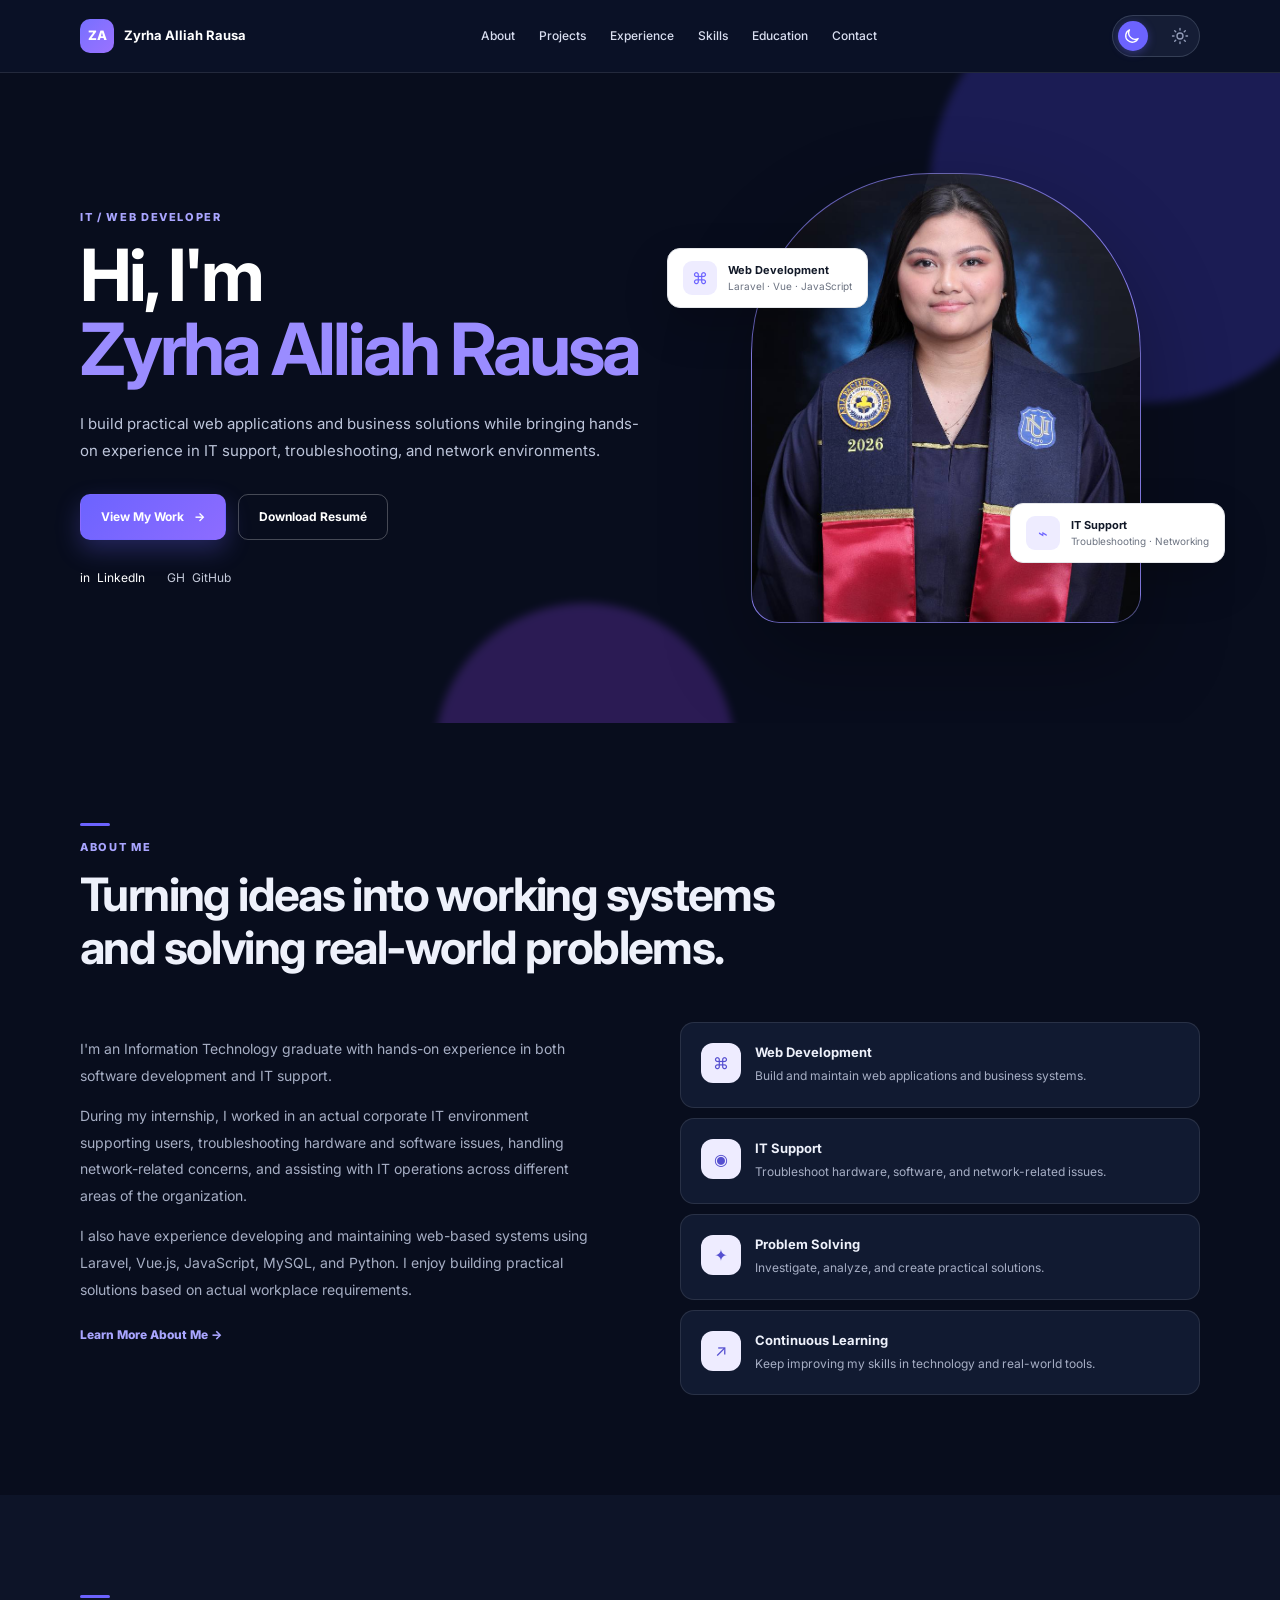
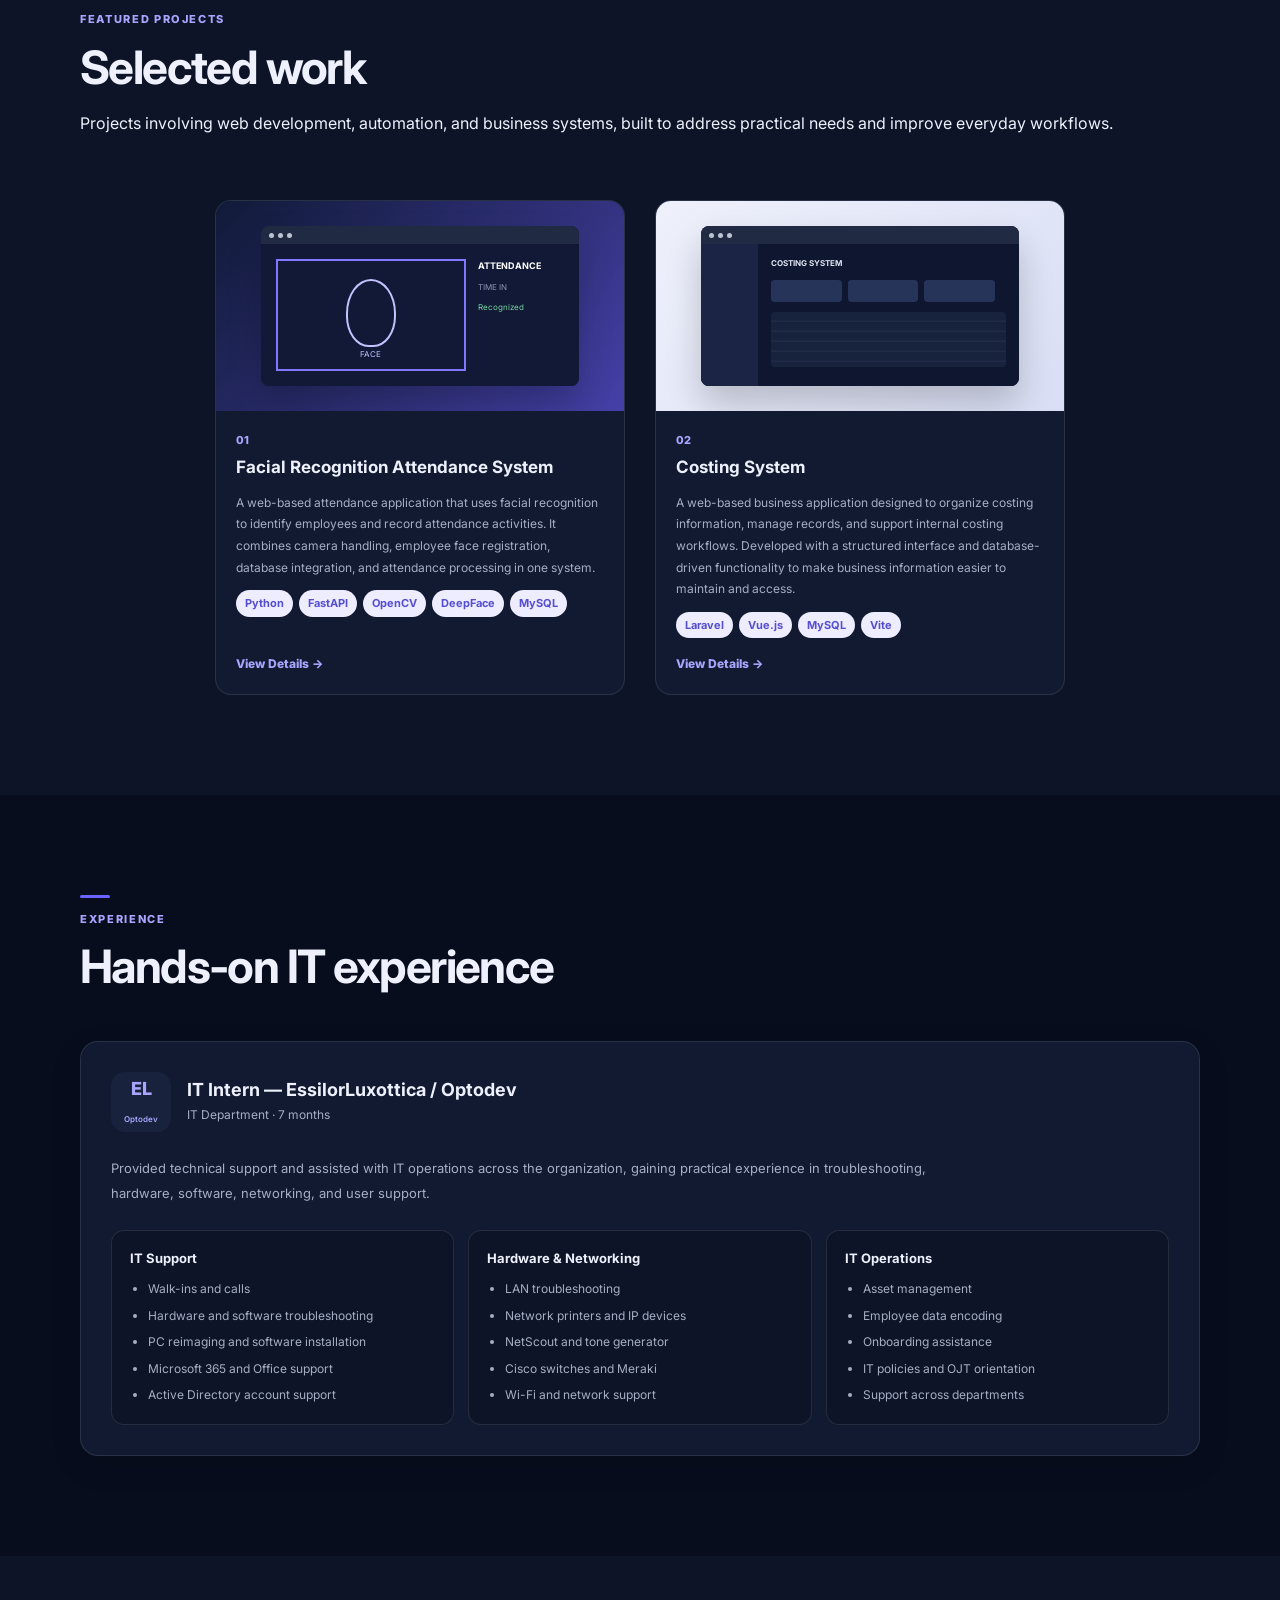
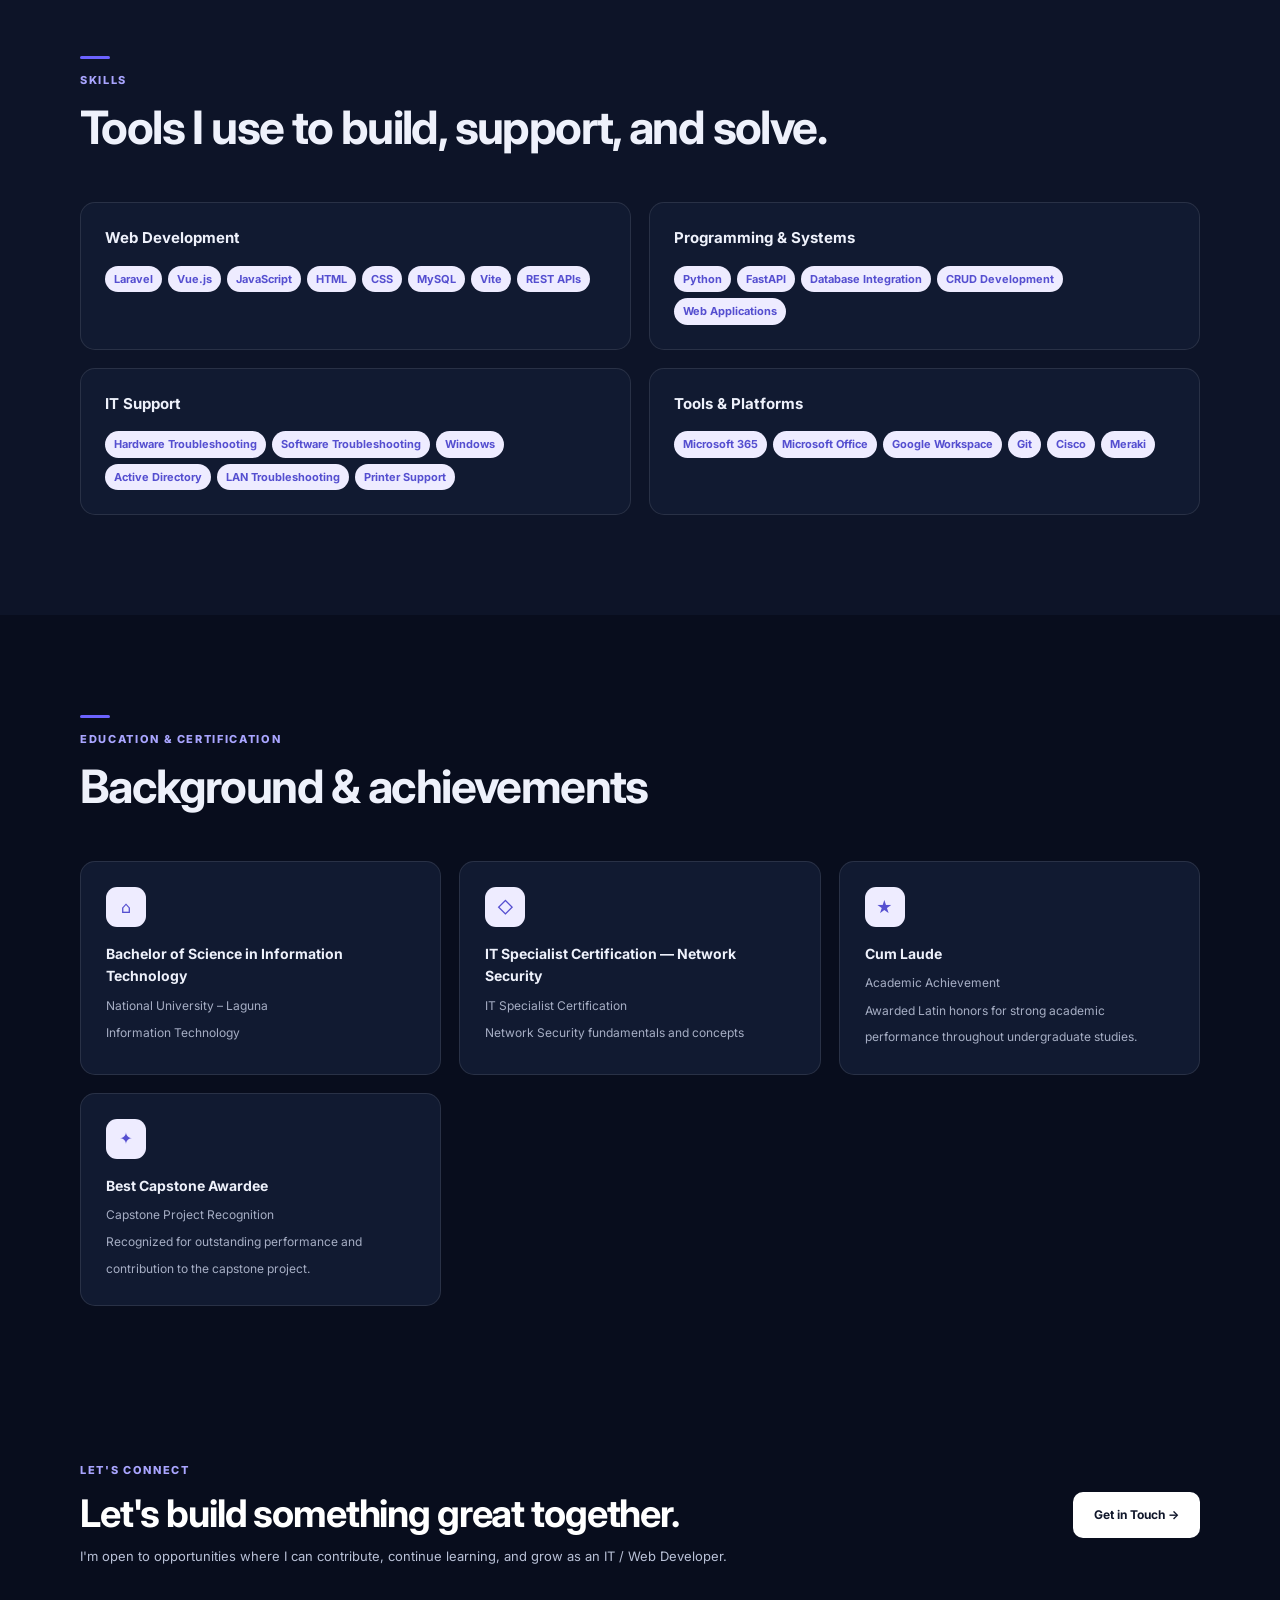
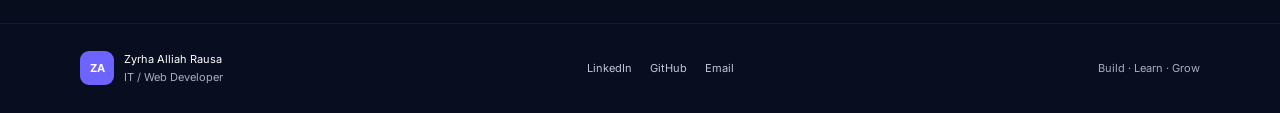
<file: index.html>
<!DOCTYPE html>
<html lang="en">

<head>
  <meta charset="UTF-8">
  <meta name="viewport" content="width=device-width, initial-scale=1.0">
  <meta name="theme-color" content="#080d1d">

  <meta
    name="description"
    content="Portfolio of Zyrha Alliah Rausa — IT / Web Developer."
  >

  <title>Zyrha Alliah Rausa | IT / Web Developer</title>

  <link rel="preconnect" href="https://fonts.googleapis.com">
  <link rel="preconnect" href="https://fonts.gstatic.com" crossorigin>

  <link
    href="https://fonts.googleapis.com/css2?family=Inter:wght@400;500;600;700;800&display=swap"
    rel="stylesheet"
  >

  <link rel="stylesheet" href="css/style.css">

  <style>
    /* Center the two remaining project cards */
    #projects .project-grid {
      display: grid;
      grid-template-columns: repeat(2, minmax(0, 1fr));
      gap: 30px;
      width: 100%;
      max-width: 850px;
      margin: 0 auto;
    }

    #projects .project-card {
      width: 100%;
      min-width: 0;
    }

    #projects .project-image {
      display: block;
      width: 100%;
    }

    /* Minimal theme switch */
    .theme-toggle {
      display: inline-flex;
      align-items: center;
      justify-content: space-between;
      gap: 7px;
      flex-shrink: 0;
      width: 88px;
      height: 42px;
      padding: 5px 7px;
      border: 1px solid rgba(148, 163, 184, 0.25);
      border-radius: 999px;
      background: #151d35;
      color: #aeb8d2;
      cursor: pointer;
      position: relative;
      transition:
        background 0.3s ease,
        border-color 0.3s ease,
        box-shadow 0.3s ease;
    }

    .theme-toggle:hover {
      border-color: #6c63ff;
      box-shadow: 0 0 0 3px rgba(108, 99, 255, 0.12);
    }

    .theme-icon {
      display: flex;
      align-items: center;
      justify-content: center;
      width: 24px;
      height: 24px;
      z-index: 1;
      transition: color 0.3s ease;
    }

    .theme-icon svg {
      display: block;
      width: 18px;
      height: 18px;
    }

    .theme-moon {
      color: #ffffff;
    }

    .theme-sun {
      color: #929bb7;
    }

    .theme-track {
      position: absolute;
      top: 5px;
      left: 5px;
      width: 30px;
      height: 30px;
      border-radius: 50%;
      background: #6c63ff;
      box-shadow: 0 2px 8px rgba(108, 99, 255, 0.35);
      transition:
        left 0.3s ease,
        background 0.3s ease;
    }

    .theme-toggle:focus-visible {
      outline: 2px solid #6c63ff;
      outline-offset: 4px;
    }

    /* Light mode switch appearance */
    body.light .theme-toggle {
      background: #edf0fa;
      border-color: #d7dced;
    }

    body.light .theme-track {
      left: 51px;
      background: #6c63ff;
    }

    body.light .theme-moon {
      color: #929bb7;
    }

    body.light .theme-sun {
      color: #ffffff;
    }

    @media (max-width: 700px) {
      #projects .project-grid {
        grid-template-columns: minmax(0, 1fr);
        max-width: 450px;
        gap: 25px;
      }

      .theme-toggle {
        width: 82px;
        height: 38px;
      }

      .theme-track {
        top: 4px;
        left: 4px;
        width: 28px;
        height: 28px;
      }

      body.light .theme-track {
        left: 48px;
      }

      .theme-icon {
        width: 23px;
        height: 23px;
      }
    }
  </style>
</head>

<body>

  <!-- HEADER -->
  <header class="site-header" id="top">
    <nav class="nav container">

      <a class="brand" href="#top" aria-label="Zyrha home">
        <span class="brand-mark">ZA</span>
        <span>Zyrha Alliah Rausa</span>
      </a>

      <button
        class="nav-toggle"
        type="button"
        aria-label="Open navigation"
        aria-expanded="false"
      >
        <span></span>
        <span></span>
        <span></span>
      </button>

      <div class="nav-links">
        <a href="#about">About</a>
        <a href="#projects">Projects</a>
        <a href="#experience">Experience</a>
        <a href="#skills">Skills</a>
        <a href="#education">Education</a>
        <a href="#contact">Contact</a>
      </div>

      <!-- DARK / LIGHT MODE SWITCH -->
      <button
        class="theme-toggle"
        id="themeToggle"
        type="button"
        aria-label="Switch to light mode"
        title="Switch to light mode"
        aria-pressed="false"
      >
        <span class="theme-icon theme-moon" aria-hidden="true">
          <svg viewBox="0 0 24 24" fill="none">
            <path
              d="M20.2 15.4A8.6 8.6 0 0 1 8.6 3.8 8.7 8.7 0 1 0 20.2 15.4Z"
              stroke="currentColor"
              stroke-width="1.8"
              stroke-linecap="round"
              stroke-linejoin="round"
            />
          </svg>
        </span>

        <span class="theme-track" aria-hidden="true"></span>

        <span class="theme-icon theme-sun" aria-hidden="true">
          <svg viewBox="0 0 24 24" fill="none">
            <circle
              cx="12"
              cy="12"
              r="4"
              stroke="currentColor"
              stroke-width="1.8"
            />
            <path
              d="M12 2v2M12 20v2M4.93 4.93l1.42 1.42M17.65 17.65l1.42 1.42M2 12h2M20 12h2M4.93 19.07l1.42-1.42M17.65 6.35l1.42-1.42"
              stroke="currentColor"
              stroke-width="1.8"
              stroke-linecap="round"
            />
          </svg>
        </span>
      </button>

    </nav>
  </header>

  <main>

    <!-- HERO -->
    <section class="hero section-dark">
      <div class="hero-glow glow-one"></div>
      <div class="hero-glow glow-two"></div>

      <div class="container hero-grid">

        <div class="hero-copy reveal">
          <p class="eyebrow">IT / WEB DEVELOPER</p>

          <h1>
            Hi, I'm<br>
            <span>Zyrha Alliah Rausa</span>
          </h1>

          <p class="hero-subtitle">
            I build practical web applications and business solutions while bringing
            hands-on experience in IT support, troubleshooting, and network environments.
          </p>

          <div class="hero-actions">
            <a class="btn btn-primary" href="#projects">
              View My Work <span>→</span>
            </a>

            <a
              class="btn btn-outline"
              href="assets/resume.pdf"
              target="_blank"
              rel="noopener"
            >
              Download Resumé
            </a>
          </div>

          <div class="socials">
            <a href="#" aria-label="LinkedIn">
              in <span>LinkedIn</span>
            </a>

            <a href="#" aria-label="GitHub">
              GH <span>GitHub</span>
            </a>
          </div>
        </div>

        <!-- PROFILE PHOTO -->
        <div class="hero-visual reveal">

          <div class="portrait-placeholder">
            <img
              src="assets/profile.jpg"
              alt="Zyrha Alliah Rausa"
            >
          </div>

          <div class="float-card float-card-one">
            <span class="float-icon">⌘</span>
            <div>
              <strong>Web Development</strong>
              <small>Laravel · Vue · JavaScript</small>
            </div>
          </div>

          <div class="float-card float-card-two">
            <span class="float-icon">⌁</span>
            <div>
              <strong>IT Support</strong>
              <small>Troubleshooting · Networking</small>
            </div>
          </div>

        </div>
      </div>
    </section>

    <!-- ABOUT -->
    <section class="section" id="about">
      <div class="container">

        <div class="section-heading reveal">
          <span class="section-line"></span>
          <p class="eyebrow">ABOUT ME</p>

          <h2>
            Turning ideas into working systems<br>
            and solving real-world problems.
          </h2>
        </div>

        <div class="about-grid">

          <div class="about-copy reveal">
            <p>
              I'm an Information Technology graduate with hands-on experience in both
              software development and IT support.
            </p>

            <p>
              During my internship, I worked in an actual corporate IT environment
              supporting users, troubleshooting hardware and software issues, handling
              network-related concerns, and assisting with IT operations across different
              areas of the organization.
            </p>

            <p>
              I also have experience developing and maintaining web-based systems using
              Laravel, Vue.js, JavaScript, MySQL, and Python. I enjoy building practical
              solutions based on actual workplace requirements.
            </p>

            <a class="text-link" href="#experience">
              Learn More About Me →
            </a>
          </div>

          <div class="about-points reveal">

            <div class="info-card">
              <div class="icon-circle">⌘</div>
              <div>
                <h3>Web Development</h3>
                <p>Build and maintain web applications and business systems.</p>
              </div>
            </div>

            <div class="info-card">
              <div class="icon-circle">◉</div>
              <div>
                <h3>IT Support</h3>
                <p>Troubleshoot hardware, software, and network-related issues.</p>
              </div>
            </div>

            <div class="info-card">
              <div class="icon-circle">✦</div>
              <div>
                <h3>Problem Solving</h3>
                <p>Investigate, analyze, and create practical solutions.</p>
              </div>
            </div>

            <div class="info-card">
              <div class="icon-circle">↗</div>
              <div>
                <h3>Continuous Learning</h3>
                <p>Keep improving my skills in technology and real-world tools.</p>
              </div>
            </div>

          </div>
        </div>
      </div>
    </section>

    <!-- PROJECTS -->
    <section class="section section-soft" id="projects">
      <div class="container">

        <div class="section-heading split reveal">
          <div>
            <span class="section-line"></span>
            <p class="eyebrow">FEATURED PROJECTS</p>
            <h2>Selected work</h2>
            <p>
              Projects involving web development, automation, and business systems,
              built to address practical needs and improve everyday workflows.
            </p>
          </div>
        </div>

        <div class="project-grid">

          <!-- PROJECT 01 -->
          <article class="project-card reveal">

            <a
              class="project-image project-face"
              href="projects/facial-recognition.html"
              aria-label="View Facial Recognition Attendance System project details"
            >
              <div class="mock-window">
                <div class="mock-top">
                  <i></i>
                  <i></i>
                  <i></i>
                </div>

                <div class="face-ui">
                  <div class="face-box">
                    <span>FACE</span>
                  </div>

                  <div class="face-side">
                    <b>ATTENDANCE</b>
                    <span>TIME IN</span>
                    <em>Recognized</em>
                  </div>
                </div>
              </div>
            </a>

            <div class="project-body">
              <p class="project-number">01</p>

              <h3>Facial Recognition Attendance System</h3>

              <p>
                A web-based attendance application that uses facial recognition
                to identify employees and record attendance activities. It combines
                camera handling, employee face registration, database integration,
                and attendance processing in one system.
              </p>

              <div class="tags">
                <span>Python</span>
                <span>FastAPI</span>
                <span>OpenCV</span>
                <span>DeepFace</span>
                <span>MySQL</span>
              </div>

              <a class="text-link" href="projects/facial-recognition.html">
                View Details →
              </a>
            </div>

          </article>

          <!-- PROJECT 02 -->
          <article class="project-card reveal">

            <a
              class="project-image project-erp"
              href="projects/costing-system.html"
              aria-label="View Costing System project details"
            >
              <div class="mock-window">
                <div class="mock-top">
                  <i></i>
                  <i></i>
                  <i></i>
                </div>

                <div class="dashboard-ui">
                  <div class="dash-side"></div>

                  <div class="dash-main">
                    <b>COSTING SYSTEM</b>

                    <div class="dash-bars">
                      <i></i>
                      <i></i>
                      <i></i>
                    </div>

                    <div class="dash-table"></div>
                  </div>
                </div>
              </div>
            </a>

            <div class="project-body">
              <p class="project-number">02</p>

              <h3>Costing System</h3>

              <p>
                A web-based business application designed to organize costing
                information, manage records, and support internal costing workflows.
                Developed with a structured interface and database-driven functionality
                to make business information easier to maintain and access.
              </p>

              <div class="tags">
                <span>Laravel</span>
                <span>Vue.js</span>
                <span>MySQL</span>
                <span>Vite</span>
              </div>

              <a class="text-link" href="projects/costing-system.html">
                View Details →
              </a>
            </div>

          </article>

        </div>
      </div>
    </section>

    <!-- EXPERIENCE -->
    <section class="section" id="experience">
      <div class="container">

        <div class="section-heading reveal">
          <span class="section-line"></span>
          <p class="eyebrow">EXPERIENCE</p>
          <h2>Hands-on IT experience</h2>
        </div>

        <div class="experience-card reveal">

          <div class="experience-head">
            <div class="company-logo">
              EL<br>
              <small>Optodev</small>
            </div>

            <div>
              <h3>IT Intern — EssilorLuxottica / Optodev</h3>
              <p>IT Department · 7 months</p>
            </div>
          </div>

          <p class="experience-intro">
            Provided technical support and assisted with IT operations across the
            organization, gaining practical experience in troubleshooting, hardware,
            software, networking, and user support.
          </p>

          <div class="responsibility-grid">

            <div>
              <h4>IT Support</h4>
              <ul>
                <li>Walk-ins and calls</li>
                <li>Hardware and software troubleshooting</li>
                <li>PC reimaging and software installation</li>
                <li>Microsoft 365 and Office support</li>
                <li>Active Directory account support</li>
              </ul>
            </div>

            <div>
              <h4>Hardware & Networking</h4>
              <ul>
                <li>LAN troubleshooting</li>
                <li>Network printers and IP devices</li>
                <li>NetScout and tone generator</li>
                <li>Cisco switches and Meraki</li>
                <li>Wi-Fi and network support</li>
              </ul>
            </div>

            <div>
              <h4>IT Operations</h4>
              <ul>
                <li>Asset management</li>
                <li>Employee data encoding</li>
                <li>Onboarding assistance</li>
                <li>IT policies and OJT orientation</li>
                <li>Support across departments</li>
              </ul>
            </div>

          </div>
        </div>
      </div>
    </section>

    <!-- SKILLS -->
    <section class="section section-soft" id="skills">
      <div class="container">

        <div class="section-heading reveal">
          <span class="section-line"></span>
          <p class="eyebrow">SKILLS</p>
          <h2>Tools I use to build, support, and solve.</h2>
        </div>

        <div class="skills-grid">

          <div class="skill-group reveal">
            <h3>Web Development</h3>
            <div class="skill-tags">
              <span>Laravel</span>
              <span>Vue.js</span>
              <span>JavaScript</span>
              <span>HTML</span>
              <span>CSS</span>
              <span>MySQL</span>
              <span>Vite</span>
              <span>REST APIs</span>
            </div>
          </div>

          <div class="skill-group reveal">
            <h3>Programming & Systems</h3>
            <div class="skill-tags">
              <span>Python</span>
              <span>FastAPI</span>
              <span>Database Integration</span>
              <span>CRUD Development</span>
              <span>Web Applications</span>
            </div>
          </div>

          <div class="skill-group reveal">
            <h3>IT Support</h3>
            <div class="skill-tags">
              <span>Hardware Troubleshooting</span>
              <span>Software Troubleshooting</span>
              <span>Windows</span>
              <span>Active Directory</span>
              <span>LAN Troubleshooting</span>
              <span>Printer Support</span>
            </div>
          </div>

          <div class="skill-group reveal">
            <h3>Tools & Platforms</h3>
            <div class="skill-tags">
              <span>Microsoft 365</span>
              <span>Microsoft Office</span>
              <span>Google Workspace</span>
              <span>Git</span>
              <span>Cisco</span>
              <span>Meraki</span>
            </div>
          </div>

        </div>
      </div>
    </section>

    <!-- EDUCATION -->
    <section class="section" id="education">
      <div class="container">

        <div class="section-heading reveal">
          <span class="section-line"></span>
          <p class="eyebrow">EDUCATION & CERTIFICATION</p>
          <h2>Background & achievements</h2>
        </div>

        <div class="credentials-grid">

          <div class="credential reveal">
            <div class="credential-icon">⌂</div>
            <h3>Bachelor of Science in Information Technology</h3>
            <p>National University – Laguna</p>
            <small>Information Technology</small>
          </div>

          <div class="credential reveal">
            <div class="credential-icon">◇</div>
            <h3>IT Specialist Certification — Network Security</h3>
            <p>IT Specialist Certification</p>
            <small>Network Security fundamentals and concepts</small>
          </div>

          <div class="credential reveal">
            <div class="credential-icon">★</div>
            <h3>Cum Laude</h3>
            <p>Academic Achievement</p>
            <small>
              Awarded Latin honors for strong academic performance throughout
              undergraduate studies.
            </small>
          </div>

          <div class="credential reveal">
            <div class="credential-icon">✦</div>
            <h3>Best Capstone Awardee</h3>
            <p>Capstone Project Recognition</p>
            <small>
              Recognized for outstanding performance and contribution to the
              capstone project.
            </small>
          </div>

        </div>
      </div>
    </section>

    <!-- CONTACT -->
    <section class="cta-section" id="contact">
      <div class="container cta">

        <div>
          <p class="eyebrow">LET'S CONNECT</p>
          <h2>Let's build something great together.</h2>

          <p>
            I'm open to opportunities where I can contribute, continue learning,
            and grow as an IT / Web Developer.
          </p>
        </div>

        <a class="btn btn-light" href="mailto:rausazyrha@gmail.com">
          Get in Touch →
        </a>

      </div>
    </section>

  </main>

  <!-- FOOTER -->
  <footer class="footer">
    <div class="container footer-inner">

      <div>
        <strong>ZA</strong>
        <span>Zyrha Alliah Rausa</span>
        <small>IT / Web Developer</small>
      </div>

      <div class="footer-links">
        <a href="#">LinkedIn</a>
        <a href="#">GitHub</a>
        <a href="mailto:rausazyrha@gmail.com">Email</a>
      </div>

      <small>Build · Learn · Grow</small>

    </div>
  </footer>

  <script src="js/script.js"></script>

</body>
</html>
</file>
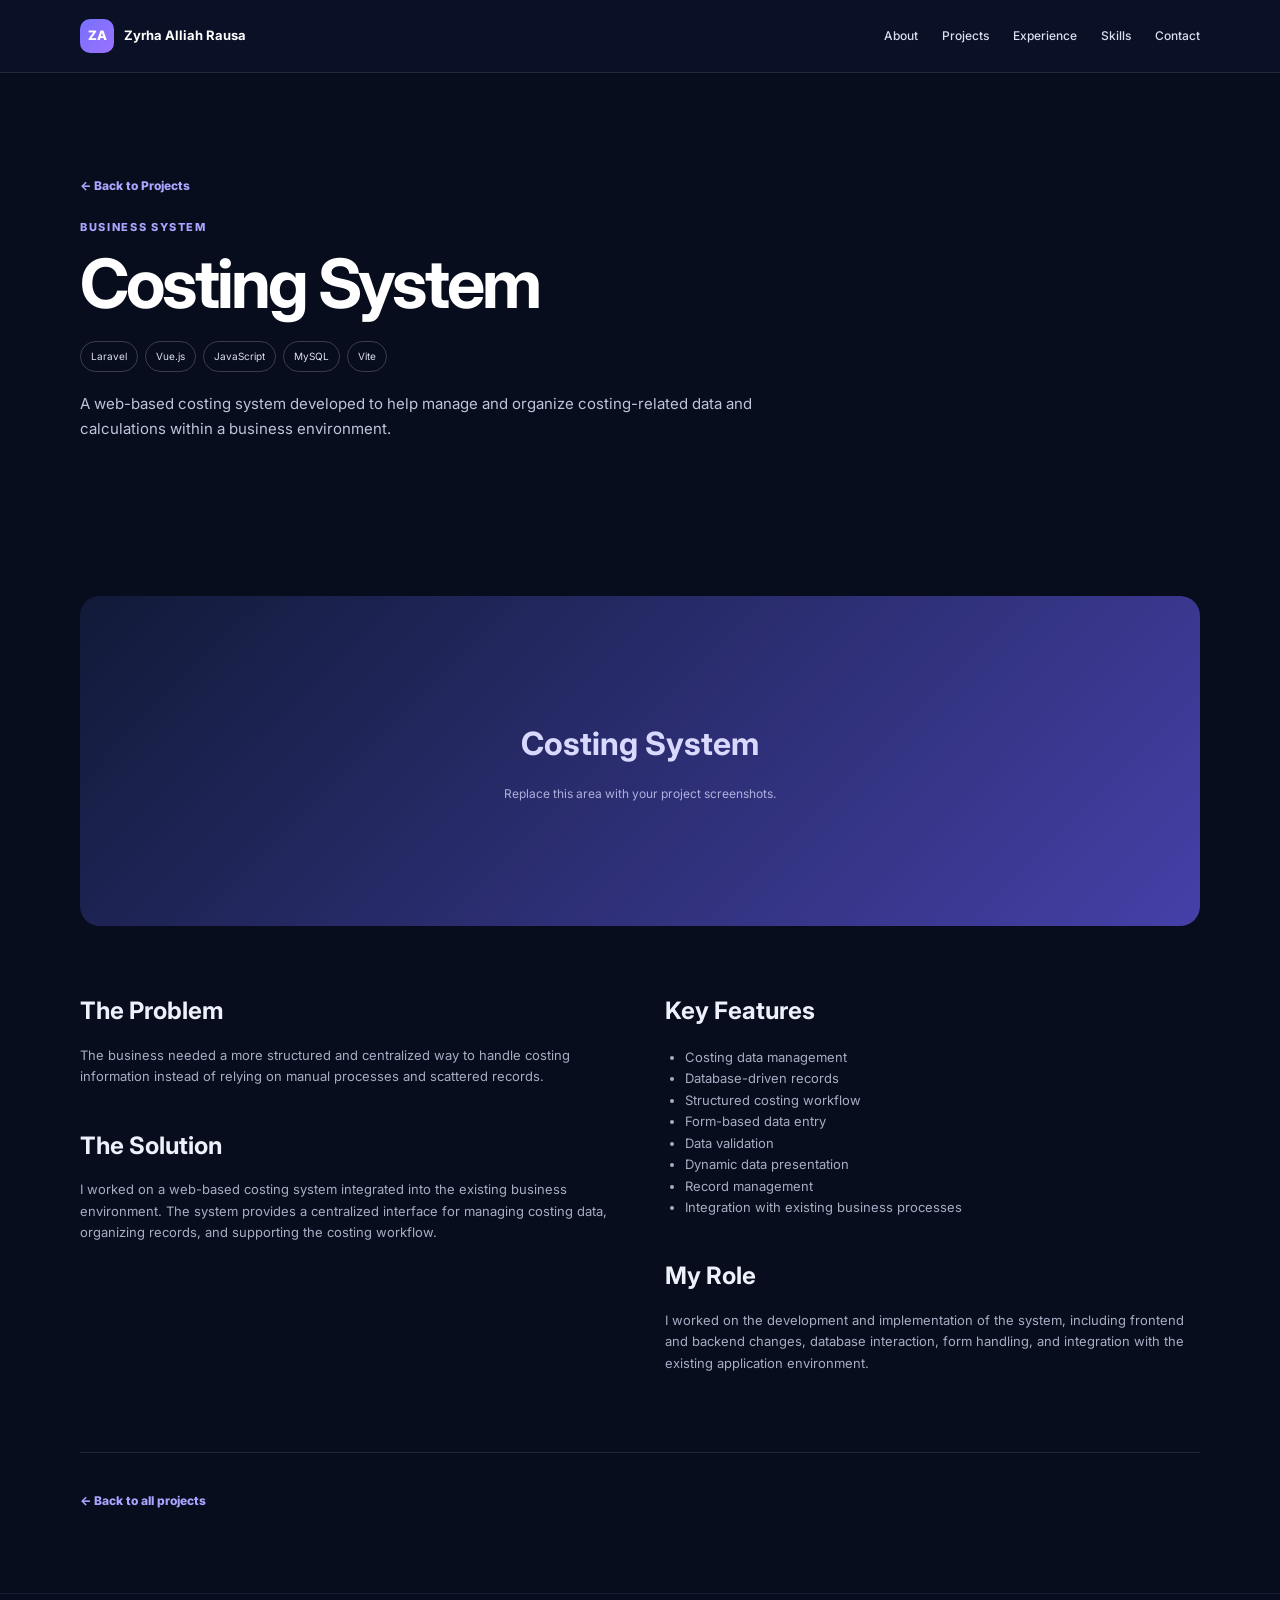
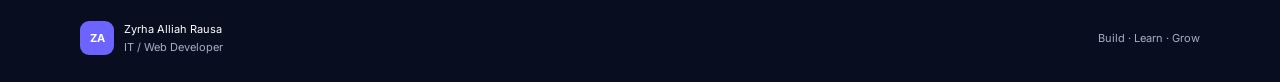
<file: projects/costing-system.html>
<!DOCTYPE html>

<html lang="en">
<head>
  <meta charset="UTF-8">
  <meta name="viewport" content="width=device-width, initial-scale=1.0">

  <meta name="description" content="Costing System — Zyrha Alliah Rausa portfolio project.">

  <title>Costing System | Zyrha Alliah Rausa</title>

  <link rel="preconnect" href="https://fonts.googleapis.com">
  <link rel="preconnect" href="https://fonts.gstatic.com" crossorigin>
  <link href="https://fonts.googleapis.com/css2?family=Inter:wght@400;500;600;700;800&display=swap" rel="stylesheet">

  <link rel="stylesheet" href="../css/style.css">

  <style>
    .project-hero {
      background: var(--navy);
      color: white;
      padding: 95px 0 75px;
    }

    .project-hero h1 {
      max-width: 760px;
      font-size: clamp(40px, 6vw, 68px);
      line-height: 1.05;
      letter-spacing: -.045em;
      margin: 0;
    }

    .project-hero p.lead {
      max-width: 720px;
      color: #bcc5db;
      font-size: 15px;
      margin: 20px 0 0;
    }

    .project-tags {
      display: flex;
      flex-wrap: wrap;
      gap: 7px;
      margin-top: 22px;
    }

    .project-tags span {
      padding: 6px 10px;
      border: 1px solid rgba(255,255,255,.2);
      border-radius: 99px;
      color: #dbe0ef;
      font-size: 10px;
    }

    .project-content {
      padding: 80px 0;
    }

    .project-feature {
      min-height: 330px;
      border-radius: 20px;
      background: linear-gradient(135deg, #111a38, #4540a8);
      display: grid;
      place-items: center;
      overflow: hidden;
      margin-bottom: 65px;
    }

    .feature-placeholder {
      color: #d9d9ff;
      text-align: center;
      padding: 30px;
    }

    .feature-placeholder strong {
      display: block;
      font-size: 32px;
      margin-bottom: 8px;
    }

    .feature-placeholder span {
      font-size: 12px;
      opacity: .75;
    }

    .project-info-grid {
      display: grid;
      grid-template-columns: 1fr 1fr;
      gap: 50px;
    }

    .project-info h2 {
      font-size: 24px;
      margin: 0 0 14px;
    }

    .project-info p,
    .project-info li {
      color: var(--muted);
      font-size: 13px;
    }

    .project-info ul {
      padding-left: 20px;
    }

    .project-bottom {
      margin-top: 65px;
      padding-top: 30px;
      border-top: 1px solid var(--line);
    }

    @media(max-width:700px) {
      .project-info-grid {
        grid-template-columns: 1fr;
        gap: 35px;
      }

      .project-feature {
        min-height: 240px;
      }
    }
  </style>

</head>

<body>

  <header class="site-header">
    <nav class="nav container">

  <a class="brand" href="../index.html">
    <span class="brand-mark">ZA</span>
    <span>Zyrha Alliah Rausa</span>
  </a>

  <div class="nav-links">
    <a href="../index.html#about">About</a>
    <a href="../index.html#projects">Projects</a>
    <a href="../index.html#experience">Experience</a>
    <a href="../index.html#skills">Skills</a>
    <a href="../index.html#contact">Contact</a>
  </div>

</nav>

  </header>

  <main>

<!-- =========================
     PROJECT HERO
========================== -->

<section class="project-hero">

  <div class="container">

    <a
      class="text-link"
      style="color:#aaa6ff;margin-bottom:22px"
      href="../index.html#projects"
    >
      ← Back to Projects
    </a>

    <p class="eyebrow">BUSINESS SYSTEM</p>

    <h1>Costing System</h1>

    <div class="project-tags">
      <span>Laravel</span>
      <span>Vue.js</span>
      <span>JavaScript</span>
      <span>MySQL</span>
      <span>Vite</span>
    </div>

    <p class="lead">
      A web-based costing system developed to help manage and organize
      costing-related data and calculations within a business environment.
    </p>

  </div>

</section>


<!-- =========================
     PROJECT CONTENT
========================== -->

<section class="project-content">

  <div class="container">

    <div class="project-feature">

      <div class="feature-placeholder">

        <strong>Costing System</strong>

        <span>
          Replace this area with your project screenshots.
        </span>

      </div>

    </div>


    <div class="project-info-grid">

      <!-- LEFT COLUMN -->

      <div class="project-info">

        <h2>The Problem</h2>

        <p>
          The business needed a more structured and centralized way
          to handle costing information instead of relying on
          manual processes and scattered records.
        </p>


        <h2 style="margin-top:38px">
          The Solution
        </h2>

        <p>
          I worked on a web-based costing system integrated into
          the existing business environment. The system provides
          a centralized interface for managing costing data,
          organizing records, and supporting the costing workflow.
        </p>

      </div>


      <!-- RIGHT COLUMN -->

      <div class="project-info">

        <h2>Key Features</h2>

        <ul>
          <li>Costing data management</li>
          <li>Database-driven records</li>
          <li>Structured costing workflow</li>
          <li>Form-based data entry</li>
          <li>Data validation</li>
          <li>Dynamic data presentation</li>
          <li>Record management</li>
          <li>Integration with existing business processes</li>
        </ul>


        <h2 style="margin-top:38px">
          My Role
        </h2>

        <p>
          I worked on the development and implementation of the
          system, including frontend and backend changes,
          database interaction, form handling, and integration
          with the existing application environment.
        </p>

      </div>

    </div>


    <div class="project-bottom">

      <a
        class="text-link"
        href="../index.html#projects"
      >
        ← Back to all projects
      </a>

    </div>

  </div>

</section>


  </main>

  <!-- =========================
       FOOTER
  ========================== -->

  <footer class="footer">

<div class="container footer-inner">

  <div>
    <strong>ZA</strong>

    <span>Zyrha Alliah Rausa</span>

    <small>IT / Web Developer</small>
  </div>

  <small>Build · Learn · Grow</small>

</div>

  </footer>

</body>
</html>
</file>
<file: css/style.css>
:root {
  color-scheme: dark;

  --navy: #080d1d;
  --navy-2: #0f1730;
  --ink: #eef1fb;
  --muted: #a6aec4;
  --line: rgba(255, 255, 255, 0.10);
  --soft: #0d1428;
  --white: #ffffff;
  --accent: #6c63ff;
  --accent-2: #8d6cff;
  --accent-soft: #eeecff;
  --shadow: 0 18px 50px rgba(0, 0, 0, 0.20);
  --radius: 18px;
  --container: 1120px;
  --card: #111a31;
  --card-hover: #151f3a;
  --header-bg: rgba(11, 19, 40, 0.94);
  --footer-bg: #080e20;
  --text-on-accent: #ffffff;
  --tag-bg: #eeecff;
  --tag-text: #554fd0;
}

*,
*::before,
*::after {
  box-sizing: border-box;
}

html {
  scroll-behavior: smooth;
  scroll-padding-top: 90px;
}

body {
  margin: 0;
  min-width: 320px;
  font-family: Inter, system-ui, -apple-system, BlinkMacSystemFont,
    "Segoe UI", sans-serif;
  color: var(--ink);
  background: var(--navy);
  line-height: 1.65;
  overflow-wrap: break-word;
  -webkit-font-smoothing: antialiased;
}

img {
  max-width: 100%;
}

a {
  color: inherit;
  text-decoration: none;
}

button,
a {
  -webkit-tap-highlight-color: transparent;
}

button {
  font: inherit;
}

button:focus-visible,
a:focus-visible {
  outline: 2px solid var(--accent-2);
  outline-offset: 4px;
}

::selection {
  background: var(--accent);
  color: #ffffff;
}

.container {
  width: min(calc(100% - 40px), var(--container));
  margin-inline: auto;
}

.section {
  padding: 100px 0;
  scroll-margin-top: 72px;
}

.section-soft {
  background: var(--soft);
}

.section-dark {
  background: var(--navy);
  color: var(--white);
}

.site-header {
  position: sticky;
  top: 0;
  z-index: 100;
  background: var(--header-bg);
  -webkit-backdrop-filter: blur(14px);
  backdrop-filter: blur(14px);
  border-bottom: 1px solid var(--line);
}

.nav {
  min-height: 72px;
  display: flex;
  align-items: center;
  justify-content: space-between;
  gap: 24px;
  position: relative;
}

.brand {
  display: flex;
  align-items: center;
  gap: 10px;
  flex-shrink: 0;
  font-weight: 700;
  font-size: 13px;
  color: var(--white);
}

.brand-mark {
  display: grid;
  place-items: center;
  width: 34px;
  height: 34px;
  flex-shrink: 0;
  border-radius: 10px;
  background: linear-gradient(135deg, #7770ff, #9b72ff);
  color: #ffffff;
  font-weight: 800;
}

.nav-links {
  display: flex;
  align-items: center;
  gap: 24px;
}

.nav-links a {
  color: #d9def0;
  font-size: 12px;
  font-weight: 500;
  transition: color 0.2s ease;
}

.nav-links a:hover,
.nav-links a:focus-visible {
  color: #a9a5ff;
}

.theme-toggle,
.nav-toggle {
  border: 0;
  cursor: pointer;
}

.theme-toggle {
  background: transparent;
  color: var(--white);
  font-size: 17px;
  padding: 8px;
  border-radius: 8px;
}

.theme-toggle:hover {
  background: rgba(255, 255, 255, 0.08);
}

.nav-toggle {
  display: none;
  background: transparent;
  padding: 8px;
  border-radius: 8px;
}

.nav-toggle span {
  display: block;
  width: 24px;
  height: 2px;
  margin: 5px 0;
  background: var(--ink);
  border-radius: 2px;
  transition: transform 0.2s ease, opacity 0.2s ease;
}

/* =========================
   HERO
========================= */

.hero {
  position: relative;
  overflow: hidden;
  isolation: isolate;
}

.hero-grid {
  min-height: 650px;
  display: grid;
  grid-template-columns: 1.05fr 0.95fr;
  align-items: center;
  gap: 50px;
  position: relative;
  z-index: 2;
}

.hero-grid > * {
  min-width: 0;
}

.hero-glow {
  position: absolute;
  border-radius: 50%;
  filter: blur(4px);
  opacity: 0.32;
  pointer-events: none;
}

.glow-one {
  width: 430px;
  height: 430px;
  background: #453cc9;
  right: -80px;
  top: -100px;
}

.glow-two {
  width: 300px;
  height: 300px;
  background: #743bc8;
  left: 34%;
  bottom: -180px;
}

.eyebrow {
  margin: 0 0 12px;
  color: #a9a5ff;
  font-size: 11px;
  font-weight: 800;
  letter-spacing: 0.15em;
  text-transform: uppercase;
}

.section-dark .eyebrow {
  color: #a9a5ff;
}

.hero h1 {
  margin: 0;
  font-size: clamp(42px, 6vw, 72px);
  line-height: 1.03;
  letter-spacing: -0.045em;
  overflow-wrap: normal;
}

.hero h1 span {
  color: #9a8cff;
}

.hero-subtitle {
  max-width: 600px;
  color: #bdc5da;
  font-size: 15px;
  line-height: 1.8;
  margin: 24px 0 30px;
}

.hero-actions {
  display: flex;
  gap: 12px;
  flex-wrap: wrap;
}

.btn {
  display: inline-flex;
  align-items: center;
  justify-content: center;
  gap: 10px;
  min-height: 46px;
  padding: 0 20px;
  border: 1px solid transparent;
  border-radius: 10px;
  font-size: 12px;
  font-weight: 700;
  text-align: center;
  transition:
    transform 0.2s ease,
    box-shadow 0.2s ease,
    background 0.2s ease,
    border-color 0.2s ease;
}

.btn:hover {
  transform: translateY(-2px);
}

.btn-primary {
  color: #ffffff;
  background: linear-gradient(135deg, var(--accent), var(--accent-2));
  box-shadow: 0 10px 24px rgba(108, 99, 255, 0.28);
}

.btn-primary:hover {
  box-shadow: 0 14px 30px rgba(108, 99, 255, 0.38);
}

.btn-outline {
  color: #ffffff;
  border-color: rgba(255, 255, 255, 0.25);
  background: transparent;
}

.btn-outline:hover {
  background: rgba(255, 255, 255, 0.07);
  border-color: rgba(255, 255, 255, 0.45);
}

.btn-light {
  background: #ffffff;
  color: #10172b;
}

.socials {
  display: flex;
  gap: 22px;
  margin-top: 28px;
  flex-wrap: wrap;
}

.socials a {
  display: inline-flex;
  align-items: center;
  gap: 7px;
  color: #c6ccdc;
  font-size: 12px;
  transition: color 0.2s ease;
}

.socials a:hover,
.socials a:first-child {
  color: #ffffff;
}

/* =========================
   HERO PHOTO
========================= */

.hero-visual {
  position: relative;
  min-height: 500px;
  display: grid;
  place-items: center;
  min-width: 0;
}

.portrait-placeholder {
  isolation: isolate;
  position: relative;
  overflow: hidden;
  display: flex;
  flex-direction: column;
  align-items: center;
  justify-content: center;
  width: min(390px, 100%);
  height: 450px;
  border: 1px solid rgba(255, 255, 255, 0.16);
  border-radius: 180px 180px 28px 28px;
  background: linear-gradient(145deg, #39368b, #7468e9 55%, #2b2c62);
  box-shadow: 0 35px 90px rgba(0, 0, 0, 0.3);
}

.portrait-placeholder img {
  position: relative;
  z-index: 1;
  display: block;
  width: 100%;
  height: 100%;
  object-fit: cover;
  object-position: center 25%;
}

.portrait-placeholder::before {
  content: "";
  position: absolute;
  z-index: 2;
  top: -100px;
  right: -80px;
  width: 300px;
  height: 300px;
  border-radius: 50%;
  background: rgba(255, 255, 255, 0.04);
  pointer-events: none;
}

.portrait-initials,
.portrait-placeholder p,
.portrait-placeholder small {
  display: none;
}

/* =========================
   FLOATING CARDS
========================= */

.float-card {
  position: absolute;
  z-index: 5;
  display: flex;
  align-items: center;
  gap: 11px;
  max-width: calc(100% - 12px);
  padding: 12px 15px;
  border: 1px solid #e5e7eb;
  border-radius: 13px;
  background: #ffffff;
  color: #111827;
  box-shadow: 0 18px 45px rgba(0, 0, 0, 0.18);
  white-space: normal;
}

.float-card-one {
  top: 20%;
  left: -25px;
}

.float-card-two {
  right: -25px;
  bottom: 17%;
}

.float-icon {
  display: grid;
  place-items: center;
  width: 34px;
  height: 34px;
  flex: 0 0 34px;
  border-radius: 9px;
  background: #eeecff;
  color: #6c63ff;
}

.float-card strong,
.float-card small {
  display: block;
}

.float-card strong {
  color: #111827;
  font-size: 11px;
  line-height: 1.5;
}

.float-card small {
  color: #6b7280;
  font-size: 10px;
  line-height: 1.5;
}

/* =========================
   SECTION HEADINGS
========================= */

.section-heading {
  margin-bottom: 48px;
}

.section-heading h2 {
  max-width: 750px;
  margin: 0;
  font-size: clamp(30px, 4vw, 46px);
  line-height: 1.15;
  letter-spacing: -0.035em;
  overflow-wrap: normal;
}

.section-heading > p:not(.eyebrow) {
  max-width: 650px;
  margin: 14px 0 0;
  color: var(--muted);
  font-size: 14px;
  line-height: 1.8;
}

.section-line {
  display: block;
  width: 30px;
  height: 3px;
  margin-bottom: 12px;
  border-radius: 10px;
  background: var(--accent);
}

.split {
  display: flex;
  align-items: flex-end;
  justify-content: space-between;
  gap: 20px;
}

/* =========================
   ABOUT
========================= */

.about-grid {
  display: grid;
  grid-template-columns: 1fr 1fr;
  align-items: start;
  gap: 80px;
}

.about-copy p {
  color: var(--muted);
  font-size: 14px;
  line-height: 1.9;
}

.text-link {
  display: inline-flex;
  align-items: center;
  gap: 6px;
  margin-top: 8px;
  color: #a9a5ff;
  font-size: 12px;
  font-weight: 800;
  transition: color 0.2s ease;
}

.text-link:hover {
  color: #c5bfff;
}

.about-points {
  display: grid;
  gap: 10px;
}

.info-card {
  display: flex;
  align-items: flex-start;
  gap: 14px;
  padding: 20px;
  border: 1px solid var(--line);
  border-radius: 14px;
  background: var(--card);
  transition:
    transform 0.2s ease,
    box-shadow 0.2s ease,
    border-color 0.2s ease;
}

.info-card:hover,
.project-card:hover,
.credential:hover {
  transform: translateY(-4px);
  box-shadow: var(--shadow);
  border-color: rgba(141, 108, 255, 0.3);
}

.icon-circle {
  display: grid;
  place-items: center;
  width: 40px;
  height: 40px;
  flex: 0 0 40px;
  border-radius: 12px;
  background: var(--tag-bg);
  color: var(--tag-text);
}

.info-card h3 {
  margin: 0;
  font-size: 13px;
  line-height: 1.5;
}

.info-card p {
  margin: 4px 0 0;
  color: var(--muted);
  font-size: 12px;
  line-height: 1.7;
}

/* =========================
   PROJECTS
========================= */

.project-grid {
  display: grid;
  grid-template-columns: repeat(3, minmax(0, 1fr));
  align-items: stretch;
  gap: 20px;
}

.project-card {
  min-width: 0;
  overflow: hidden;
  border: 1px solid var(--line);
  border-radius: 16px;
  background: var(--card);
  transition:
    transform 0.2s ease,
    box-shadow 0.2s ease,
    border-color 0.2s ease;
}

.project-image {
  position: relative;
  display: block;
  height: 210px;
  overflow: hidden;
}

.project-face {
  background: linear-gradient(135deg, #111a38, #4540a8);
}

.project-erp {
  background: linear-gradient(135deg, #eef1fb, #d9def5);
}

.project-id {
  background: linear-gradient(135deg, #1c2545, #606de0);
}

.mock-window {
  position: absolute;
  top: 12%;
  left: 11%;
  width: 78%;
  height: 76%;
  overflow: hidden;
  border-radius: 8px;
  background: #111a31;
  box-shadow: 0 18px 35px rgba(0, 0, 0, 0.2);
}

.mock-top {
  display: flex;
  align-items: center;
  gap: 4px;
  height: 18px;
  padding-left: 8px;
  background: #202a43;
}

.mock-top i {
  width: 5px;
  height: 5px;
  border-radius: 50%;
  background: #bbc2d1;
}

.face-ui {
  display: flex;
  gap: 12px;
  height: calc(100% - 18px);
  padding: 15px;
  background: #111936;
}

.face-box {
  position: relative;
  display: grid;
  flex: 1;
  place-items: end center;
  border: 2px solid #7f77ff;
}

.face-box::before {
  content: "";
  position: absolute;
  top: 18px;
  width: 50px;
  height: 68px;
  border: 2px solid #c4c1ff;
  border-radius: 50% 50% 45% 45%;
}

.face-box span {
  margin-bottom: 8px;
  color: #c4c1ff;
  font-size: 8px;
}

.face-side {
  display: flex;
  flex-direction: column;
  gap: 7px;
  width: 30%;
  color: #8f94b1;
  font-size: 8px;
}

.face-side b {
  color: #ffffff;
  font-size: 9px;
}

.face-side em {
  color: #77d5a0;
  font-style: normal;
}

.dashboard-ui {
  display: flex;
  height: calc(100% - 18px);
  background: #0f1730;
}

.dash-side {
  width: 18%;
  flex-shrink: 0;
  background: #1b2445;
}

.dash-main {
  flex: 1;
  min-width: 0;
  padding: 13px;
  color: #dfe4f2;
  font-size: 8px;
}

.dash-bars {
  display: flex;
  gap: 6px;
  margin: 10px 0;
}

.dash-bars i {
  display: block;
  width: 30%;
  height: 22px;
  border-radius: 4px;
  background: #27345a;
}

.dash-table {
  height: 55px;
  border-radius: 4px;
  background: repeating-linear-gradient(
    #17223d 0 8px,
    #202b47 9px 10px
  );
}

.id-stack {
  position: absolute;
  inset: 0;
  display: grid;
  place-items: center;
}

.id-card {
  position: absolute;
  width: 95px;
  height: 138px;
  border-radius: 7px;
  background: #111a31;
  box-shadow: 0 15px 35px rgba(0, 0, 0, 0.22);
  transform: rotate(-12deg);
}

.id-card::before {
  content: "";
  display: block;
  height: 40%;
  background: linear-gradient(135deg, #343aa1, #7770ff);
}

.id-card::after {
  content: "ID CARD";
  position: absolute;
  top: 62px;
  left: 12px;
  color: #dfe4f2;
  font-size: 9px;
  font-weight: 800;
}

.id-card.back {
  transform: rotate(10deg) translate(32px, 0);
  opacity: 0.82;
}

.id-card.third {
  transform: rotate(1deg) translate(-28px, 10px);
  opacity: 0.9;
}

.project-body {
  display: flex;
  flex-direction: column;
  align-items: flex-start;
  padding: 20px;
  height: calc(100% - 210px);
}

.project-number {
  margin: 0 0 7px;
  color: #a9a5ff;
  font-size: 11px;
  font-weight: 800;
}

.project-body h3 {
  margin: 0;
  font-size: 17px;
  line-height: 1.4;
}

.project-body > p:not(.project-number) {
  min-height: 58px;
  margin: 12px 0;
  color: var(--muted);
  font-size: 12px;
  line-height: 1.8;
}

.tags,
.skill-tags {
  display: flex;
  flex-wrap: wrap;
  gap: 6px;
}

.tags span,
.skill-tags span {
  padding: 5px 9px;
  border-radius: 99px;
  background: var(--tag-bg);
  color: var(--tag-text);
  font-size: 11px;
  font-weight: 700;
  line-height: 1.5;
}

.project-body .text-link {
  margin-top: auto;
  padding-top: 16px;
}

/* =========================
   EXPERIENCE
========================= */

.experience-card {
  padding: 30px;
  border: 1px solid var(--line);
  border-radius: 18px;
  background: var(--card);
  box-shadow: 0 10px 35px rgba(0, 0, 0, 0.08);
}

.experience-head {
  display: flex;
  align-items: center;
  gap: 16px;
}

.company-logo {
  display: grid;
  place-items: center;
  width: 60px;
  height: 60px;
  flex: 0 0 60px;
  border-radius: 14px;
  background: #18223c;
  color: #a9a5ff;
  font-size: 18px;
  font-weight: 800;
  line-height: 0.9;
  text-align: center;
}

.company-logo small {
  font-size: 8px;
  font-weight: 600;
}

.experience-head h3 {
  margin: 0;
  font-size: 18px;
  line-height: 1.4;
}

.experience-head p {
  margin: 3px 0;
  color: var(--muted);
  font-size: 12px;
}

.experience-intro {
  max-width: 850px;
  margin: 24px 0;
  color: var(--muted);
  font-size: 13px;
  line-height: 1.9;
}

.responsibility-grid {
  display: grid;
  grid-template-columns: repeat(3, minmax(0, 1fr));
  gap: 14px;
}

.responsibility-grid > div {
  min-width: 0;
  padding: 18px;
  border: 1px solid var(--line);
  border-radius: 13px;
  background: var(--soft);
}

.responsibility-grid h4 {
  margin: 0;
  font-size: 13px;
  line-height: 1.5;
}

.responsibility-grid ul {
  margin: 10px 0 0;
  padding-left: 18px;
  color: var(--muted);
  font-size: 12px;
  line-height: 1.8;
}

.responsibility-grid li + li {
  margin-top: 5px;
}

/* =========================
   SKILLS
========================= */

.skills-grid {
  display: grid;
  grid-template-columns: repeat(2, minmax(0, 1fr));
  gap: 18px;
}

.skill-group {
  min-width: 0;
  padding: 24px;
  border: 1px solid var(--line);
  border-radius: 15px;
  background: var(--card);
}

.skill-group h3 {
  margin: 0 0 16px;
  font-size: 15px;
  line-height: 1.5;
}

/* =========================
   CREDENTIALS
========================= */

.credentials-grid {
  display: grid;
  grid-template-columns: repeat(3, minmax(0, 1fr));
  gap: 18px;
}

.credential {
  min-width: 0;
  padding: 25px;
  border: 1px solid var(--line);
  border-radius: 15px;
  background: var(--card);
  transition:
    transform 0.2s ease,
    box-shadow 0.2s ease,
    border-color 0.2s ease;
}

.credential-icon {
  display: grid;
  place-items: center;
  width: 40px;
  height: 40px;
  margin-bottom: 16px;
  border-radius: 11px;
  background: var(--tag-bg);
  color: var(--tag-text);
}

.credential h3 {
  margin: 0;
  font-size: 14px;
  line-height: 1.6;
}

.credential p {
  margin: 8px 0 2px;
  color: var(--muted);
  font-size: 12px;
  line-height: 1.7;
}

.credential small {
  color: var(--muted);
  font-size: 12px;
  line-height: 1.6;
}

/* =========================
   CTA
========================= */

.cta-section {
  padding: 55px 0;
  background: var(--navy);
  color: #ffffff;
}

.cta {
  display: flex;
  align-items: center;
  justify-content: space-between;
  gap: 30px;
}

.cta > div {
  min-width: 0;
}

.cta h2 {
  margin: 0;
  font-size: clamp(26px, 4vw, 38px);
  line-height: 1.2;
  letter-spacing: -0.03em;
}

.cta p:not(.eyebrow) {
  max-width: 650px;
  margin: 8px 0 0;
  color: #b9c1d7;
  font-size: 13px;
  line-height: 1.8;
}

/* =========================
   FOOTER
========================= */

.footer {
  padding: 26px 0;
  background: var(--footer-bg);
  color: #ffffff;
  border-top: 1px solid rgba(255, 255, 255, 0.06);
}

.footer-inner {
  display: flex;
  align-items: center;
  justify-content: space-between;
  gap: 20px;
  font-size: 11px;
}

.footer-inner > div:first-child {
  display: grid;
  grid-template-columns: auto auto;
  align-items: center;
  gap: 0 10px;
}

.footer-inner > div:first-child strong {
  display: grid;
  grid-row: span 2;
  place-items: center;
  width: 34px;
  height: 34px;
  border-radius: 9px;
  background: #6d64ff;
  color: #ffffff;
}

.footer-inner small {
  color: #a6aec4;
  font-size: 11px;
}

.footer-links {
  display: flex;
  flex-wrap: wrap;
  gap: 18px;
  color: #c1c7d8;
}

.footer-links a {
  transition: color 0.2s ease;
}

.footer-links a:hover {
  color: #a9a5ff;
}

/* =========================
   REVEAL ANIMATION
========================= */

.reveal {
  opacity: 0;
  transform: translateY(18px);
  transition:
    opacity 0.65s ease,
    transform 0.65s ease;
}

.reveal.visible {
  opacity: 1;
  transform: none;
}

/* =========================
   LIGHT MODE
========================= */

html.light {
  color-scheme: light;
}

body.light {
  color-scheme: light;

  --navy: #f2f4fb;
  --navy-2: #ffffff;
  --ink: #17213b;
  --muted: #59647c;
  --line: rgba(23, 33, 59, 0.12);
  --soft: #e9edf7;
  --white: #10172b;
  --accent-soft: #eeecff;
  --shadow: 0 18px 50px rgba(24, 35, 68, 0.10);
  --card: #ffffff;
  --card-hover: #f7f8ff;
  --header-bg: rgba(255, 255, 255, 0.94);
  --footer-bg: #080e20;
  --tag-bg: #eeecff;
  --tag-text: #554fd0;

  background: var(--navy);
  color: var(--ink);
}

body.light .section-dark {
  background: var(--navy);
  color: var(--ink);
}

body.light .section-soft {
  background: var(--soft);
}

/* Header and navigation */

body.light .site-header {
  border-bottom-color: #e4e8f0;
}

body.light .brand,
body.light .nav-links a {
  color: #17213b;
}

body.light .nav-links a:hover,
body.light .nav-links a:focus-visible {
  color: var(--accent);
}

body.light .theme-toggle {
  color: #17213b;
}

body.light .theme-toggle:hover {
  background: rgba(23, 33, 59, 0.07);
}

body.light .nav-toggle span {
  background: #17213b;
}

/* Hero */

body.light .hero-subtitle {
  color: #59647c;
}

body.light .hero h1 span {
  color: #6258dc;
}

body.light .hero .eyebrow,
body.light .section-dark .eyebrow {
  color: #6258dc;
}

body.light .socials a {
  color: #59647c;
}

body.light .socials a:first-child,
body.light .socials a:hover {
  color: #554fd0;
}

/* Buttons */

body.light .btn-outline {
  color: #17213b;
  border-color: #c9cfdd;
}

body.light .btn-outline:hover {
  background: rgba(23, 33, 59, 0.05);
  border-color: #8d83e8;
}

body.light .btn-primary {
  color: #ffffff;
}

body.light .btn-light {
  background: #ffffff;
  color: #10172b;
}

/* Floating cards */

body.light .float-card {
  background: #ffffff;
  border-color: #e5e7eb;
  color: #111827;
}

body.light .float-card strong {
  color: #111827;
}

body.light .float-card small {
  color: #6b7280;
}

/* Section headings and links */

body.light .section-heading > p:not(.eyebrow),
body.light .about-copy p {
  color: var(--muted);
}

body.light .text-link {
  color: #554fd0;
}

body.light .text-link:hover {
  color: #3930b5;
}

/* Cards */

body.light .info-card,
body.light .project-card,
body.light .experience-card,
body.light .skill-group,
body.light .credential {
  background: var(--card);
  border-color: var(--line);
}

body.light .info-card:hover,
body.light .project-card:hover,
body.light .credential:hover {
  border-color: rgba(98, 88, 220, 0.35);
}

body.light .info-card h3,
body.light .project-body h3,
body.light .experience-head h3,
body.light .responsibility-grid h4,
body.light .skill-group h3,
body.light .credential h3 {
  color: #17213b;
}

body.light .info-card p,
body.light .project-body > p:not(.project-number),
body.light .experience-intro,
body.light .experience-head p,
body.light .responsibility-grid ul,
body.light .credential p,
body.light .credential small {
  color: #59647c;
}

body.light .project-number {
  color: #554fd0;
}

/* Skills and project tags */

body.light .tags span,
body.light .skill-tags span {
  background: #eeecff;
  color: #554fd0;
}

body.light .icon-circle,
body.light .credential-icon {
  background: #eeecff;
  color: #554fd0;
}

/* Experience */

body.light .company-logo {
  background: #eeecff;
  color: #554fd0;
}

body.light .responsibility-grid > div {
  background: #f3f5fc;
  border-color: rgba(23, 33, 59, 0.09);
}

/* Keep project mockups dark for contrast */

body.light .project-face,
body.light .project-id {
  color: #dfe4f2;
}

body.light .project-erp {
  background: linear-gradient(135deg, #eef1fb, #d9def5);
}

/* Call to action */

body.light .cta-section {
  background: #e9edf7;
  color: #17213b;
}

body.light .cta h2 {
  color: #17213b;
}

body.light .cta p:not(.eyebrow) {
  color: #59647c;
}

/* Footer stays dark in both themes */

body.light .footer {
  background: #080e20;
  color: #ffffff;
  border-top-color: rgba(255, 255, 255, 0.06);
}

body.light .footer-inner small {
  color: #a6aec4;
}

body.light .footer-links {
  color: #c1c7d8;
}

body.light .footer-links a:hover {
  color: #a9a5ff;
}

/* =========================
   TABLET
========================= */

@media (max-width: 1000px) {
  .nav {
    gap: 16px;
  }

  .nav-links {
    gap: 14px;
  }

  .nav-links a {
    font-size: 11px;
  }

  .hero-grid {
    grid-template-columns: 1fr 0.9fr;
    gap: 28px;
    min-height: 600px;
  }

  .hero h1 {
    font-size: clamp(42px, 5.5vw, 60px);
  }

  .portrait-placeholder {
    width: min(350px, 100%);
    height: 420px;
  }

  .float-card-one {
    left: -10px;
  }

  .float-card-two {
    right: -10px;
  }

  .about-grid {
    gap: 40px;
  }

  .project-grid {
    grid-template-columns: repeat(2, minmax(0, 1fr));
  }

  .project-card:last-child {
    grid-column: 1 / -1;
    width: calc(50% - 10px);
    justify-self: center;
  }

  .responsibility-grid {
    grid-template-columns: 1fr;
  }

  .credentials-grid {
    grid-template-columns: repeat(2, minmax(0, 1fr));
  }
}

/* =========================
   MOBILE NAVIGATION
========================= */

@media (max-width: 700px) {
  html {
    scroll-padding-top: 76px;
  }

  .container {
    width: min(calc(100% - 28px), var(--container));
  }

  .section {
    padding: 72px 0;
    scroll-margin-top: 72px;
  }

  .nav {
    min-height: 72px;
    gap: 10px;
  }

  .brand {
    max-width: calc(100% - 100px);
    font-size: 12px;
  }

  .brand-mark {
    width: 32px;
    height: 32px;
  }

  .nav-toggle {
    display: block;
    order: 3;
    flex-shrink: 0;
  }

  .theme-toggle {
    position: static;
    order: 2;
    margin-left: auto;
    font-size: 16px;
  }

  .nav-links {
    display: none;
    position: absolute;
    top: 100%;
    left: -14px;
    right: -14px;
    z-index: 101;
    max-height: calc(100vh - 72px);
    overflow-y: auto;
    padding: 14px 20px 22px;
    background: var(--navy);
    border-top: 1px solid var(--line);
    border-bottom: 1px solid var(--line);
    box-shadow: 0 18px 30px rgba(0, 0, 0, 0.16);
    flex-direction: column;
    align-items: stretch;
    gap: 0;
  }

  .nav-links.open {
    display: flex;
  }

  .nav-links a {
    display: block;
    width: 100%;
    padding: 10px 0;
    color: var(--ink);
    font-size: 13px;
  }

  .nav-links a + a {
    border-top: 1px solid var(--line);
  }

  /* Light mode mobile menu */

  body.light .nav-links {
    background: #ffffff;
    border-top-color: #e4e8f0;
    border-bottom-color: #e4e8f0;
  }

  body.light .nav-links a {
    color: #17213b;
  }

  body.light .nav-links a + a {
    border-top-color: #e4e8f0;
  }

  /* Hero */

  .hero-grid {
    grid-template-columns: 1fr;
    min-height: auto;
    gap: 30px;
    padding: 68px 0 70px;
  }

  .hero-copy {
    min-width: 0;
  }

  .hero h1 {
    font-size: clamp(42px, 10vw, 54px);
    line-height: 1.06;
  }

  .hero-subtitle {
    margin: 20px 0 25px;
    font-size: 14px;
  }

  .hero-visual {
    width: 100%;
    min-height: 410px;
    margin: 0 auto;
  }

  .portrait-placeholder {
    width: min(285px, 72vw);
    height: 350px;
    border-radius: 145px 145px 24px 24px;
  }

  .float-card {
    gap: 8px;
    padding: 10px 12px;
  }

  .float-card-one {
    top: 12%;
    left: 0;
  }

  .float-card-two {
    right: 0;
    bottom: 8%;
  }

  .float-icon {
    width: 30px;
    height: 30px;
    flex-basis: 30px;
  }

  .float-card strong {
    font-size: 10px;
  }

  .float-card small {
    font-size: 9px;
  }

  .glow-one {
    width: 280px;
    height: 280px;
    right: -120px;
  }

  .glow-two {
    left: 10%;
  }

  /* Section headings */

  .section-heading {
    margin-bottom: 32px;
  }

  .section-heading h2 {
    font-size: clamp(29px, 7vw, 38px);
  }

  .section-heading > p:not(.eyebrow) {
    font-size: 13px;
  }

  .split {
    align-items: flex-start;
    flex-direction: column;
    gap: 12px;
  }

  /* About and skills */

  .about-grid,
  .skills-grid,
  .credentials-grid {
    grid-template-columns: 1fr;
    gap: 18px;
  }

  .about-copy p {
    font-size: 13px;
  }

  .info-card {
    padding: 17px;
  }

  /* Projects */

  .project-grid {
    grid-template-columns: 1fr;
    gap: 18px;
  }

  .project-card:last-child {
    grid-column: auto;
    width: 100%;
    max-width: none;
  }

  .project-image {
    height: 210px;
  }

  .project-body {
    height: auto;
    min-height: 0;
    padding: 19px;
  }

  .project-body > p:not(.project-number) {
    min-height: 0;
  }

  .project-body .text-link {
    margin-top: 10px;
  }

  /* Experience */

  .experience-card {
    padding: 20px;
  }

  .experience-head {
    align-items: flex-start;
    gap: 12px;
  }

  .company-logo {
    width: 48px;
    height: 48px;
    flex-basis: 48px;
    border-radius: 12px;
    font-size: 15px;
  }

  .experience-head h3 {
    font-size: 16px;
  }

  .experience-head p {
    font-size: 11px;
  }

  .experience-intro {
    margin: 20px 0;
    font-size: 12px;
  }

  .responsibility-grid {
    grid-template-columns: 1fr;
    gap: 12px;
  }

  .responsibility-grid > div {
    padding: 16px;
  }

  /* Skills and credentials */

  .skill-group,
  .credential {
    padding: 20px;
  }

  /* Call to action */

  .cta {
    align-items: flex-start;
    flex-direction: column;
    gap: 22px;
  }

  .cta h2 {
    font-size: clamp(27px, 7vw, 34px);
  }

  /* Footer */

  .footer-inner {
    align-items: flex-start;
    flex-direction: column;
    gap: 18px;
  }

  .footer-links {
    gap: 12px 18px;
  }
}

/* =========================
   SMALL MOBILE
========================= */

@media (max-width: 380px) {
  .container {
    width: calc(100% - 24px);
  }

  .brand {
    gap: 7px;
    font-size: 11px;
  }

  .hero h1 {
    font-size: 40px;
  }

  .hero-actions {
    align-items: stretch;
    flex-direction: column;
  }

  .hero-actions .btn {
    width: 100%;
  }

  .socials {
    gap: 14px;
  }

  .hero-visual {
    min-height: 365px;
  }

  .portrait-placeholder {
    width: 235px;
    height: 300px;
  }

  .float-card {
    gap: 7px;
    padding: 8px;
  }

  .float-card-one {
    left: 0;
  }

  .float-card-two {
    right: 0;
  }

  .float-icon {
    width: 27px;
    height: 27px;
    flex-basis: 27px;
  }

  .float-card strong {
    font-size: 9px;
  }

  .float-card small {
    font-size: 8px;
  }

  .experience-card {
    padding: 16px;
  }

  .footer-links {
    gap: 10px 14px;
  }
}

/* =========================
   REDUCED MOTION
========================= */

@media (prefers-reduced-motion: reduce) {
  html {
    scroll-behavior: auto;
  }

  *,
  *::before,
  *::after {
    animation-duration: 0.01ms !important;
    animation-iteration-count: 1 !important;
    transition-duration: 0.01ms !important;
    scroll-behavior: auto !important;
  }

  .reveal {
    opacity: 1;
    transform: none;
  }
}
</file>
